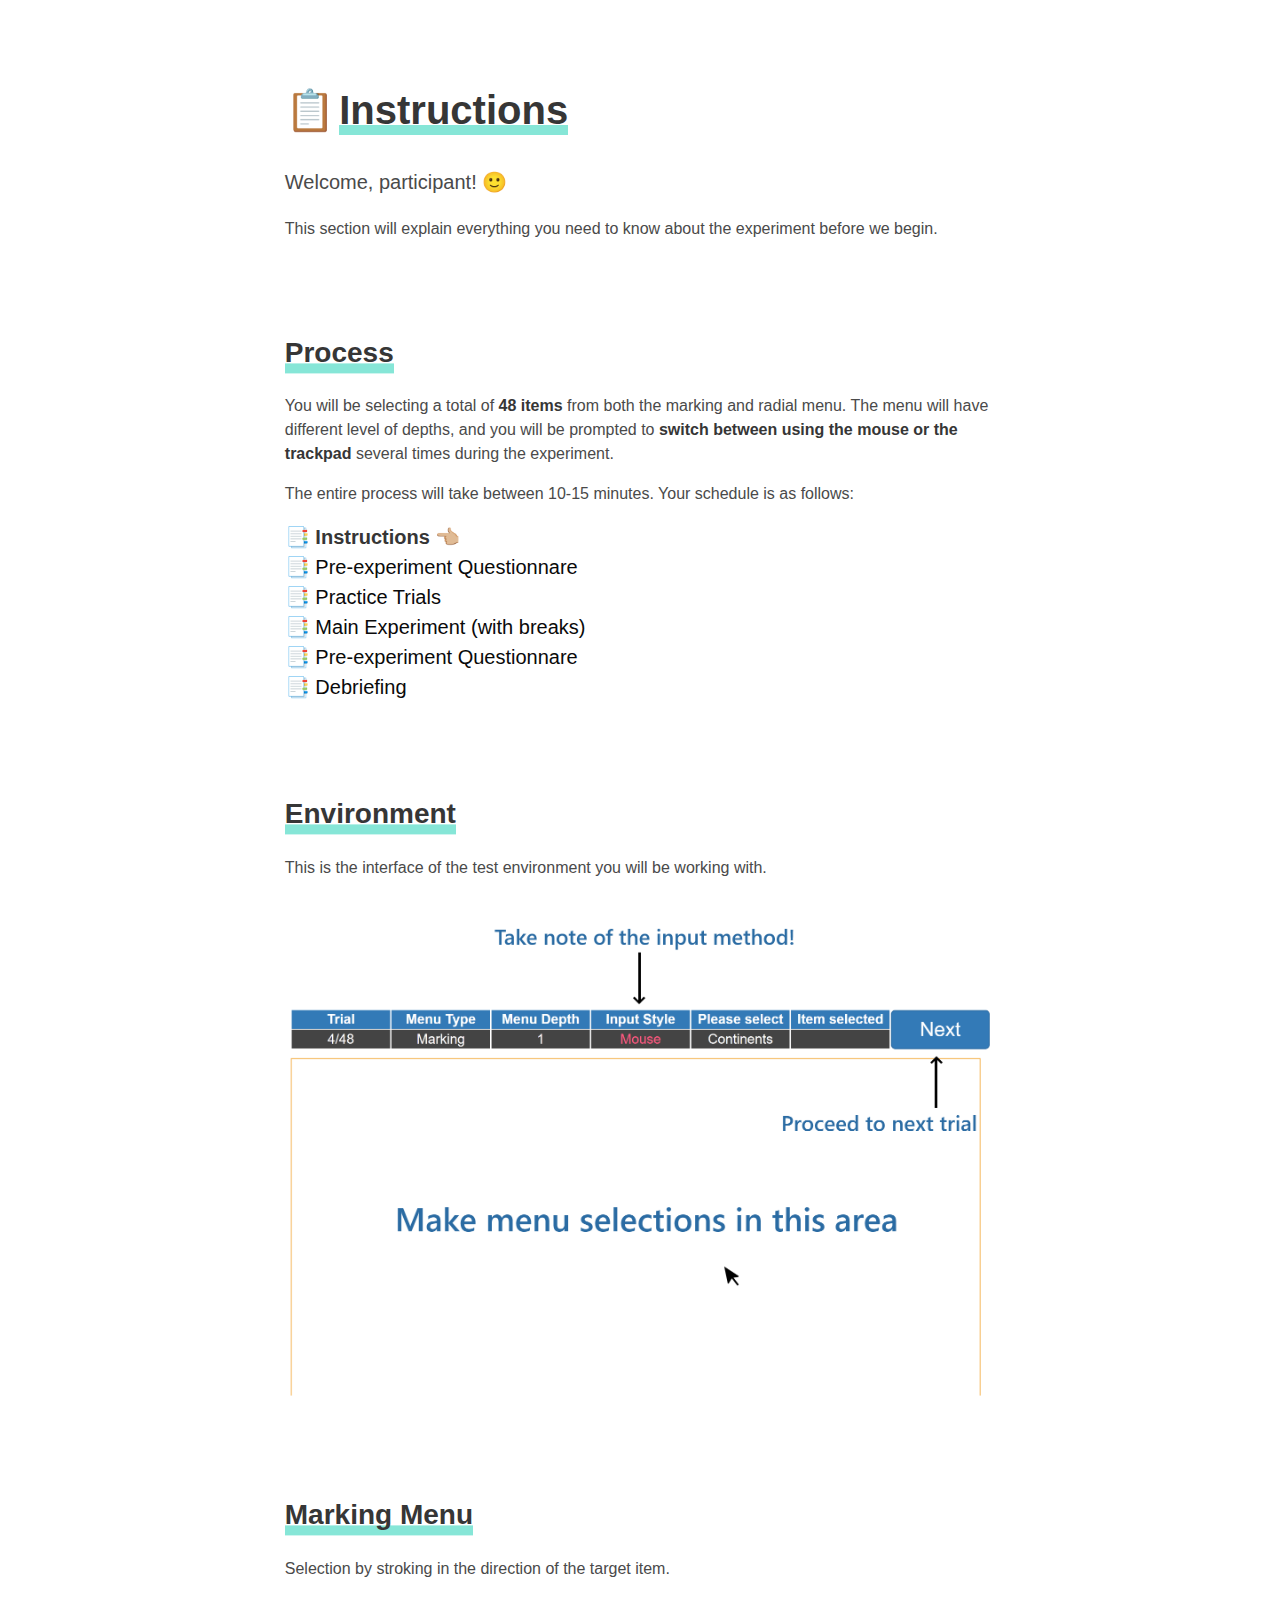
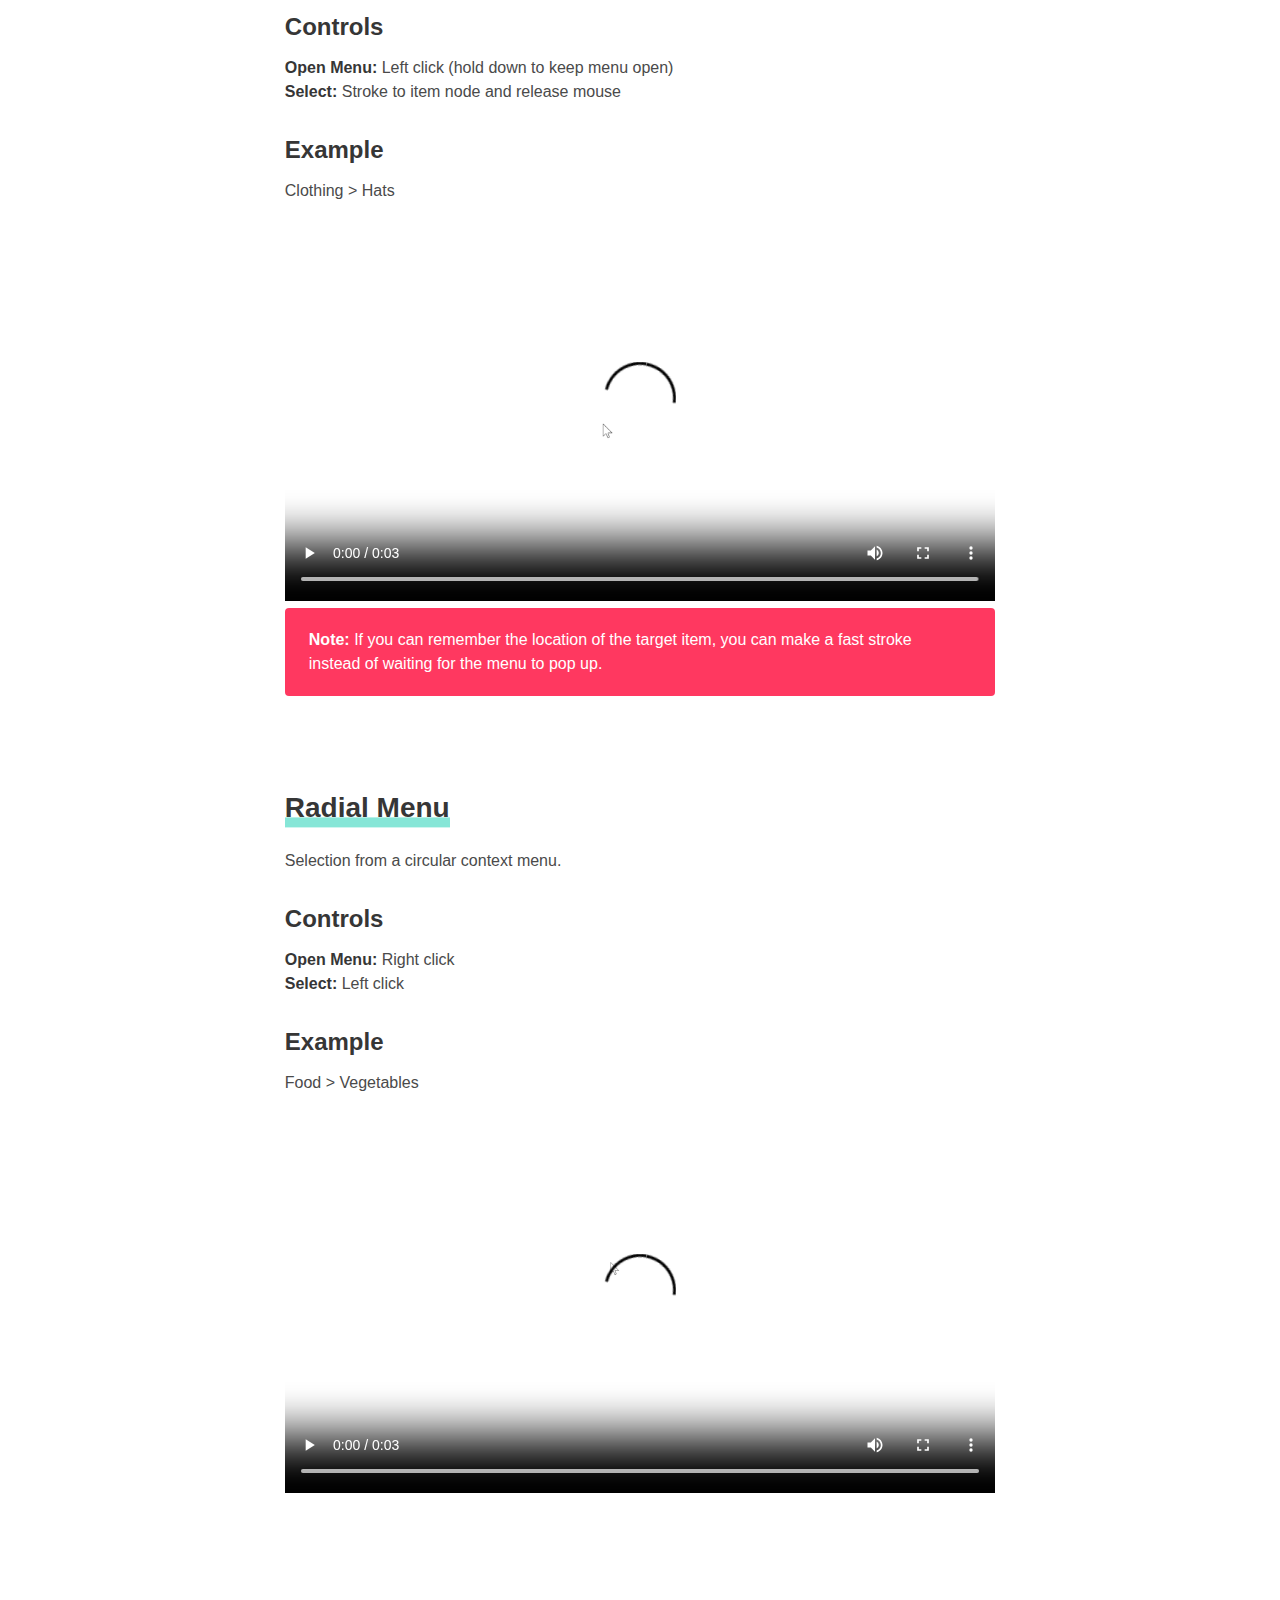
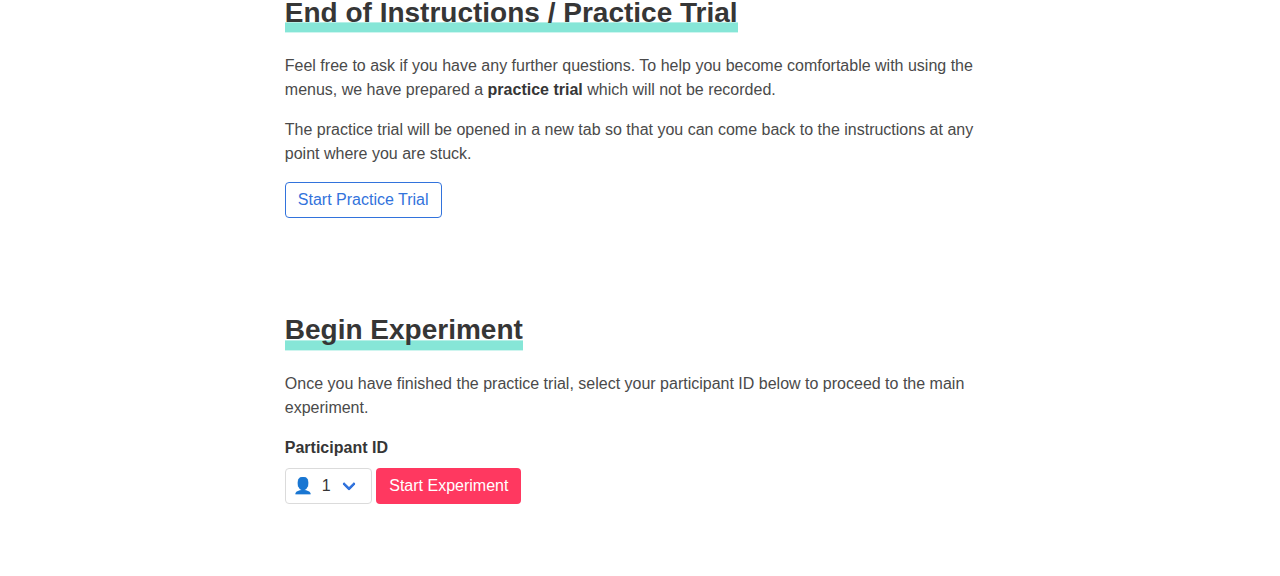
<file: index.html>
<!DOCTYPE html>
<html lang="en">

<head>
    <meta charset="UTF-8">
    <meta name="viewport" content="width=device-width, initial-scale=1.0">
    <meta http-equiv="X-UA-Compatible" content="ie=edge">
    <title>Instructions</title>
    <!-- <link href="https://fonts.googleapis.com/css?family=Open+Sans:400,700" rel="stylesheet">     -->
    <link href="./css/external/bulma.min.css" rel="stylesheet">
    <link href="./css/styles.css" rel="stylesheet">
</head>

<body>

    <div class="columns">
        <div id="instructions" class="column is-three-fifths container content">
            <section class="section">
                <span class="is-size-2">📋</span>
                <h1 class="title is-size-2 has-text-weight-bold">Instructions</h1>
                <p class="is-size-5">Welcome, participant! 🙂</p>
                <p>This section will explain everything you need to know about the experiment before we begin.</p>
            </section>
            <section class="section">
                <h2>Process</h2>
                <p>
                    You will be selecting a total of <strong>48 items</strong> from both the marking and radial menu.
                    The menu will have different level of depths, and you will be prompted to <strong>switch
                        between using the mouse or the trackpad</strong> several times during the experiment.
                </p>
                <p>The entire process will take between 10-15 minutes. Your schedule is as follows:</p>
                <div class="is-size-5 has-text-black">
                    <div>📑 <strong>Instructions 👈🏼</strong></div>
                    <div>📑 Pre-experiment Questionnare</div>
                    <div>📑 Practice Trials</div>
                    <div>📑 Main Experiment (with breaks)</div>
                    <div>📑 Pre-experiment Questionnare</div>
                    <div>📑 Debriefing</div>
                </div>

            </section>
            <section class="section">
                <h2>Environment</h2>
                <p>This is the interface of the test environment you will be working with.</p>
                <img src="./assets/interface.png" alt="interface">

            </section>
            <section class="section">
                <h2>Marking Menu</h2>
                <p>Selection by stroking in the direction of the target item.</p>
                <h3>Controls</h3>
                <div><strong>Open Menu:</strong> Left click (hold down to keep menu open)</div>
                <div><strong>Select:</strong> Stroke to item node and release mouse</div>
                <h3>Example</h3>
                <p>Clothing > Hats</p>
                <video src="./assets/marking_menu.mp4" controls></video>
                <div class="notification is-danger">
                    <p><strong>Note: </strong>If you can remember the location of the target item,
                        you can make a fast stroke instead of waiting for the menu to pop up.</p>
                </div>
            </section>
            <section class="section">
                <h2>Radial Menu</h2>
                <p>Selection from a circular context menu.</p>
                <h3>Controls</h3>
                <div><strong>Open Menu:</strong> Right click</div>
                <div><strong>Select:</strong> Left click</div>
                <h3>Example</h3>
                <p>Food > Vegetables</p>
                <video src="./assets/radial_menu.mp4" controls></video>
            </section>

            <section class="section">
                <h2>End of Instructions / Practice Trial</h2>
                <p>
                    Feel free to ask if you have any further questions. To help you become comfortable with using the
                    menus, we
                    have prepared a <strong>practice trial</strong> which will not be recorded.
                </p>
                <p>
                    The practice trial will be opened in a new tab so that you can come back to the instructions at any
                    point where you are stuck.
                </p>
                <a class="button is-link is-outlined" href="./experiment.html?part_id=0" target="_blank">Start Practice
                    Trial</a>
            </section>
            <section class="section">
                <h2>Begin Experiment</h2>
                <p>Once you have finished the practice trial, select your participant ID
                    below to proceed to the main experiment.</p>

                <!-- form -->
                <form id="part_id" class="field" action="./experiment.html">
                    <label class="label">Participant ID</label>
                    <div class="control has-icons-left">
                        <div class="select">
                            <select name="part_id">
                                <option value="1">1</option>
                                <option value="2">2</option>
                                <option value="3">3</option>
                                <option value="4">4</option>
                                <option value="5">5</option>
                                <option value="6">6</option>
                            </select>
                        </div>
                        <span class="icon is-left">👤</span>
                        <button id="startButton" class="button is-danger">
                            <span class="has-text-white">Start Experiment</span>
                        </button>
                    </div>
                </form>
                <!-- end form -->
            </section>
        </div>
    </div>
</body>

</html>
</file>
<file: css/styles.css>
body {
  /* opacity: 0; */
  animation: fadein 1s;
}

h1,
h2 {
  display: inline-block;
}

h1:after,
h2:after {
  position: relative;
  content: '';
  display: block;
  background-color: rgb(134, 230, 215);
  height: 10px;
  transform: translateY(-0.2em);
  z-index: -1;
}

@keyframes fadein {
  0% {
    opacity: 0;
  }
  100% {
    opacity: 1;
  }
}
</file>
